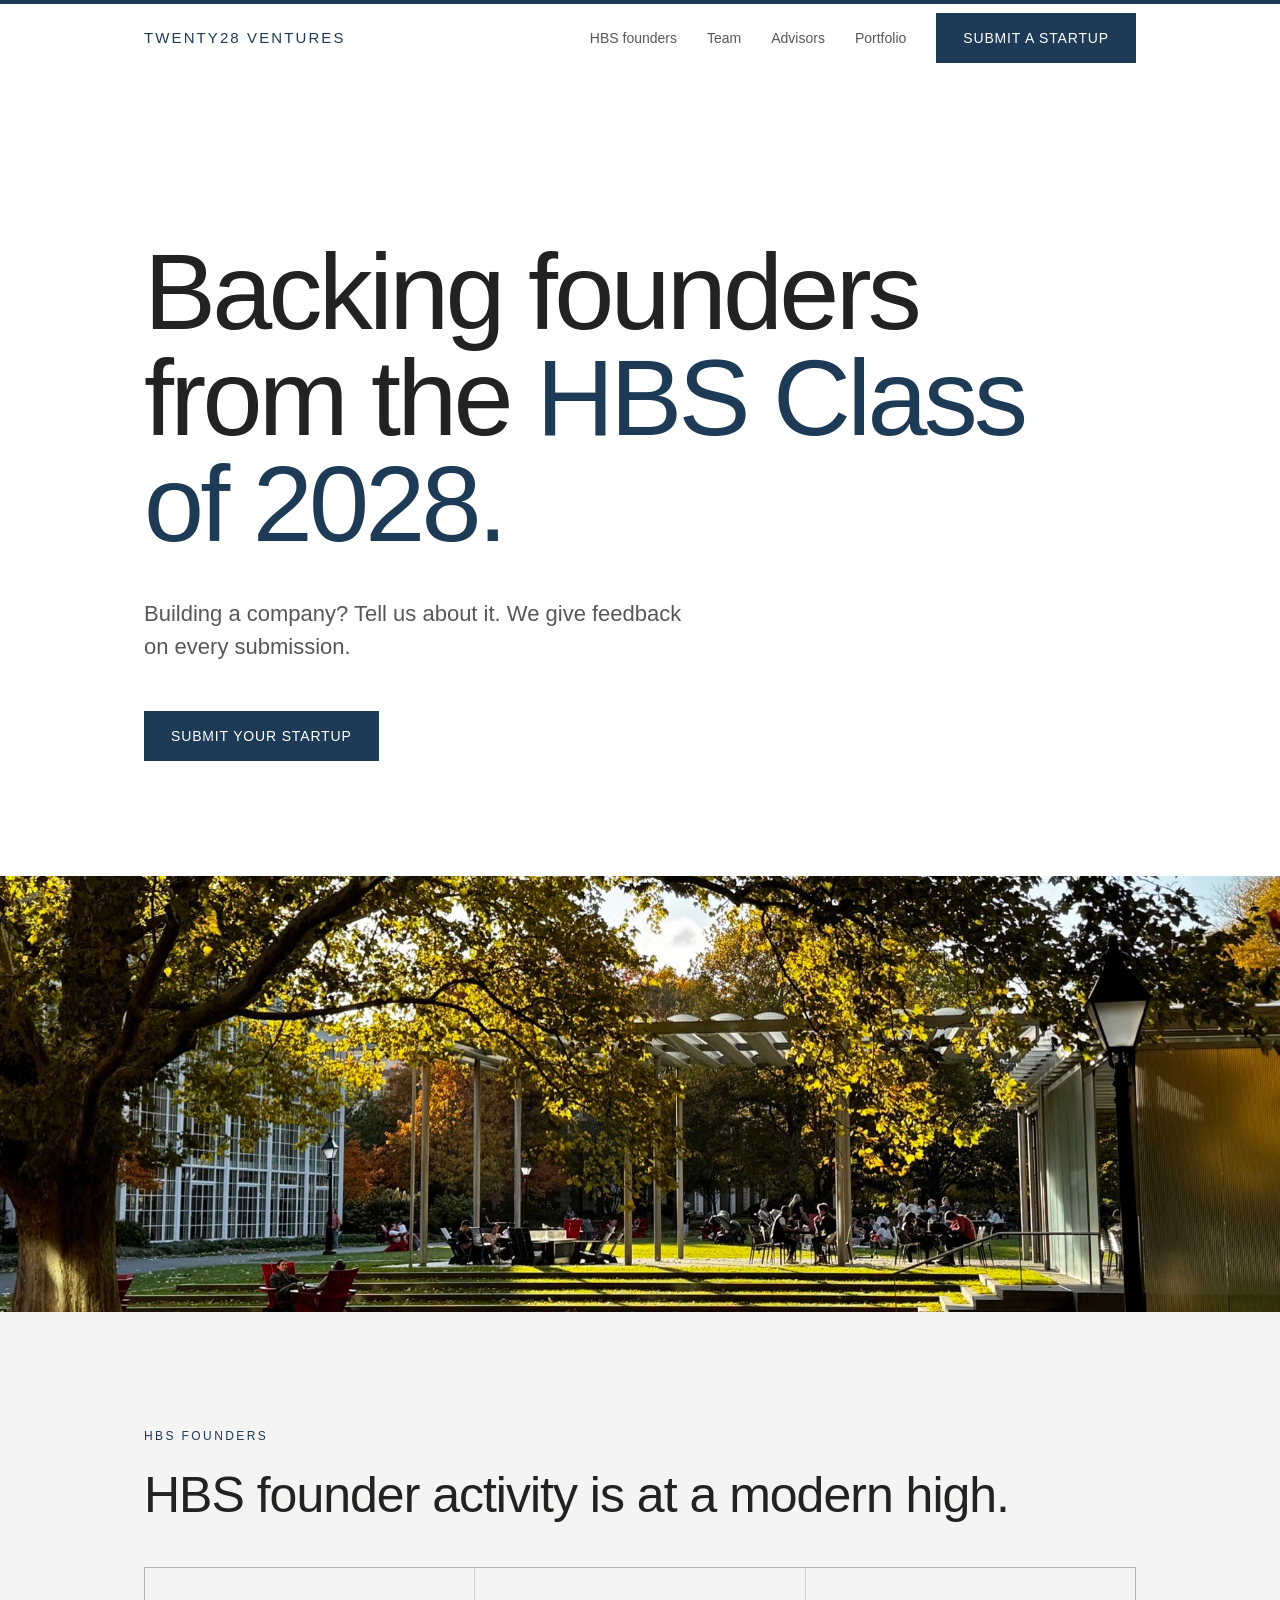
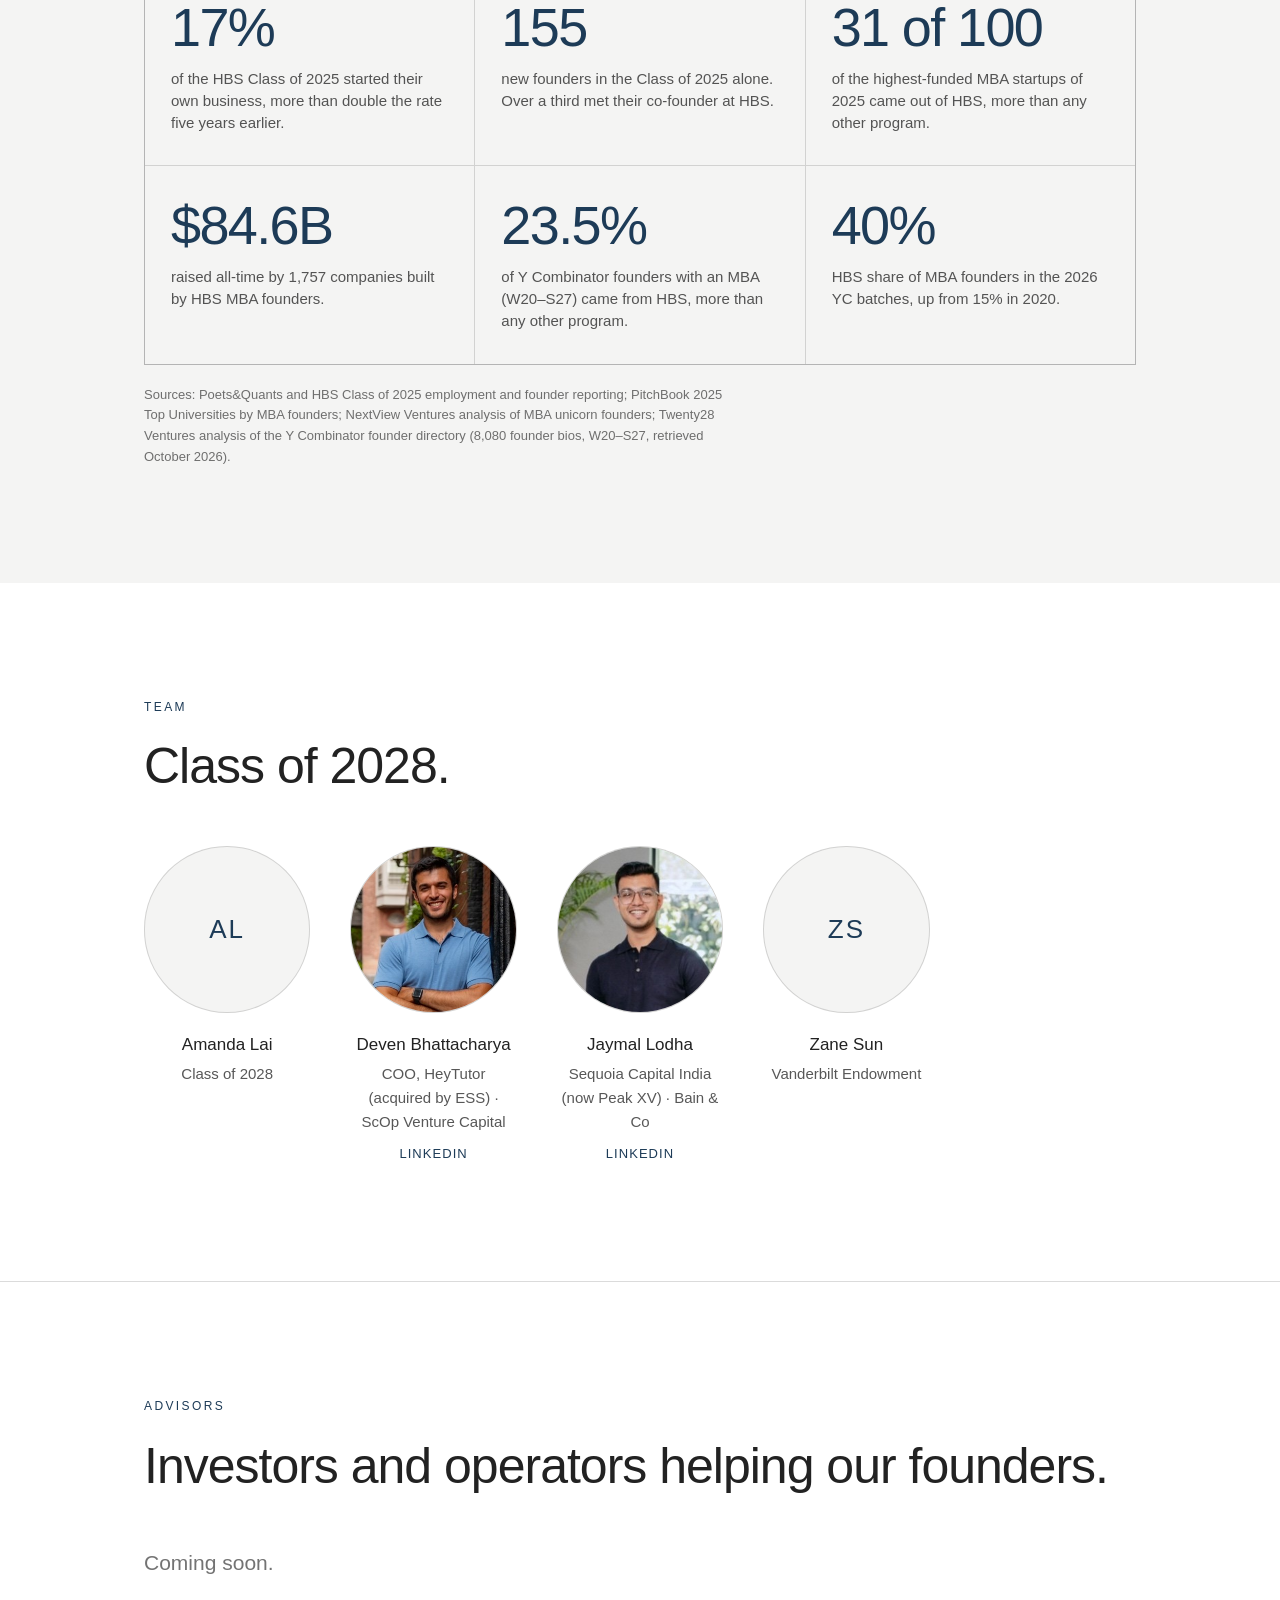
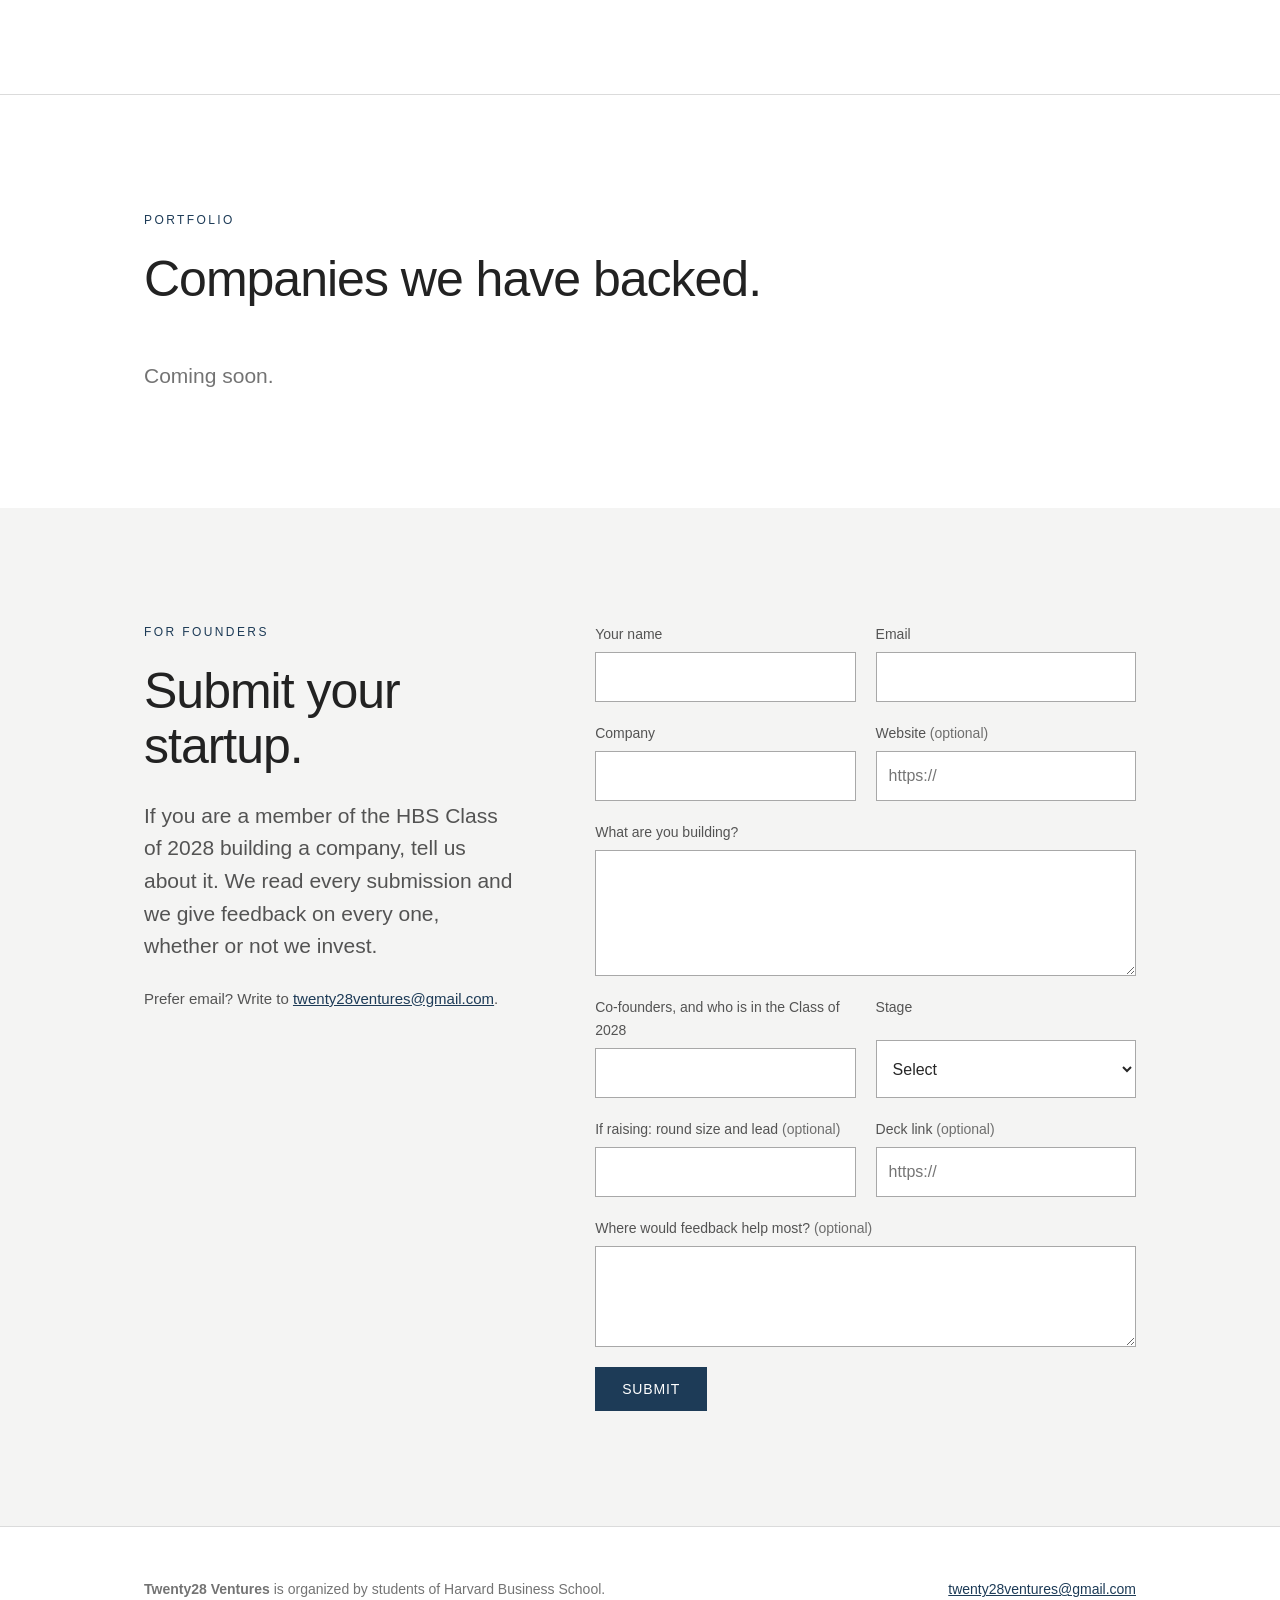
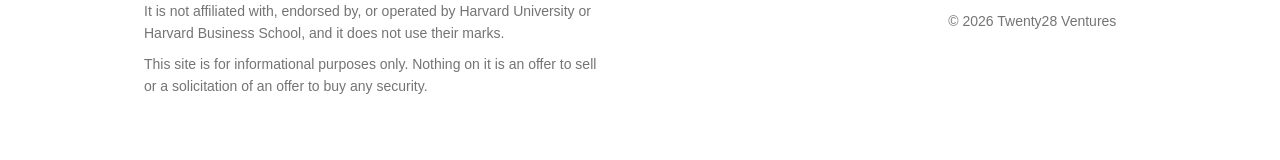
<file: index.html>
<!doctype html>
<html lang="en">
<head>
<meta charset="utf-8">
<meta name="viewport" content="width=device-width, initial-scale=1">
<title>Twenty28 Ventures — backing founders from the HBS Class of 2028</title>
<meta name="description" content="Twenty28 Ventures backs founders from the Harvard Business School Class of 2028. Founders: submit your startup and we will give feedback on every submission.">
<link rel="canonical" href="https://twenty28-ventures.onrender.com/">

<!-- Open Graph. Scrapers use og:image and ignore everything else on the page,
     so this tag alone decides the link preview. It must be an absolute URL.
     When the custom domain goes live, swap the onrender.com host in these tags. -->
<meta property="og:site_name" content="Twenty28 Ventures">
<meta property="og:title" content="Twenty28 Ventures">
<meta property="og:description" content="Backing founders from the HBS Class of 2028.">
<meta property="og:type" content="website">
<meta property="og:url" content="https://twenty28-ventures.onrender.com/">
<meta property="og:image" content="https://twenty28-ventures.onrender.com/assets/og-campus.jpg">
<meta property="og:image:type" content="image/jpeg">
<meta property="og:image:width" content="1200">
<meta property="og:image:height" content="630">
<meta property="og:image:alt" content="The Harvard Business School campus on an autumn afternoon, students seated on the lawn under a plane tree.">

<meta name="twitter:card" content="summary_large_image">
<meta name="twitter:title" content="Twenty28 Ventures">
<meta name="twitter:description" content="Backing founders from the HBS Class of 2028.">
<meta name="twitter:image" content="https://twenty28-ventures.onrender.com/assets/og-campus.jpg">
<meta name="theme-color" content="#1d3b57">
<script>document.documentElement.classList.add("js");</script>
<link rel="stylesheet" href="styles.css">
</head>
<body>

<a class="skip" href="#main">Skip to content</a>

<div class="brandbar" aria-hidden="true"></div>

<header class="masthead" id="masthead">
  <div class="wrap masthead__inner">
    <a class="wordmark" href="#top">Twenty28 Ventures</a>
    <nav class="nav" aria-label="Primary">
      <a class="nav__link" href="#data">HBS founders</a>
      <a class="nav__link" href="#team">Team</a>
      <a class="nav__link" href="#advisors">Advisors</a>
      <a class="nav__link" href="#portfolio">Portfolio</a>
      <a class="btn" href="#submit">Submit a startup</a>
    </nav>
  </div>
</header>

<main id="main">

  <!-- ============ hero ============ -->
  <section class="hero" id="top">
    <div class="wrap">
      <h1 class="reveal">Backing founders from the <em>HBS Class of 2028.</em></h1>
      <p class="reveal">Building a company? Tell us about it. We give feedback on every submission.</p>
      <div class="hero__actions reveal">
        <a class="btn" href="#submit">Submit your startup</a>
      </div>
    </div>
  </section>

  <!-- ============ campus ============ -->
  <figure class="campus">
    <img src="assets/campus.jpg" width="1800" height="691"
         alt="The Harvard Business School campus on an autumn afternoon, students seated on the lawn under a plane tree.">
  </figure>

  <!-- ============ data ============ -->
  <section class="tinted" id="data">
    <div class="wrap">
      <p class="eyebrow reveal">HBS founders</p>
      <h2 class="reveal">HBS founder activity is at a modern high.</h2>

      <div class="stats__grid reveal">
        <div class="stat">
          <p class="stat__figure">17%</p>
          <p class="stat__label">of the HBS Class of 2025 started their own business, more than double the rate
            five years earlier.</p>
        </div>
        <div class="stat">
          <p class="stat__figure">155</p>
          <p class="stat__label">new founders in the Class of 2025 alone. Over a third met their co-founder at
            HBS.</p>
        </div>
        <div class="stat">
          <p class="stat__figure">31 of 100</p>
          <p class="stat__label">of the highest-funded MBA startups of 2025 came out of HBS, more than any other
            program.</p>
        </div>
        <div class="stat">
          <p class="stat__figure">$84.6B</p>
          <p class="stat__label">raised all-time by 1,757 companies built by HBS MBA founders.</p>
        </div>
        <div class="stat">
          <p class="stat__figure">23.5%</p>
          <p class="stat__label">of Y Combinator founders with an MBA (W20&ndash;S27) came from HBS, more than any
            other program.</p>
        </div>
        <div class="stat">
          <p class="stat__figure">40%</p>
          <p class="stat__label">HBS share of MBA founders in the 2026 YC batches, up from 15% in 2020.</p>
        </div>
      </div>
      <p class="source reveal">Sources: Poets&amp;Quants and HBS Class of 2025 employment and founder reporting;
        PitchBook 2025 Top Universities by MBA founders; NextView Ventures analysis of MBA unicorn founders;
        Twenty28 Ventures analysis of the Y Combinator founder directory (8,080 founder bios, W20&ndash;S27,
        retrieved October 2026).</p>
    </div>
  </section>

  <!-- ============ team ============ -->
  <section id="team">
    <div class="wrap">
      <p class="eyebrow reveal">Team</p>
      <h2 class="reveal">Class of 2028.</h2>
      <div class="people reveal" data-people="team"></div>
    </div>
  </section>

  <hr class="rule">

  <!-- ============ advisors ============ -->
  <section id="advisors">
    <div class="wrap">
      <p class="eyebrow reveal">Advisors</p>
      <h2 class="reveal">Investors and operators helping our founders.</h2>
      <div class="people reveal" data-people="advisors" data-empty="Coming soon."></div>
    </div>
  </section>

  <hr class="rule">

  <!-- ============ portfolio ============ -->
  <section id="portfolio">
    <div class="wrap">
      <p class="eyebrow reveal">Portfolio</p>
      <h2 class="reveal">Companies we have backed.</h2>
      <div class="people reveal" data-people="portfolio" data-empty="Coming soon."></div>
    </div>
  </section>

  <!-- ============ submit ============ -->
  <!-- Submissions are emailed to the team inbox via FormSubmit (formsubmit.co).
       The very first submission sends an activation email to that inbox; click
       the link in it once and every later submission is delivered. -->
  <section class="tinted" id="submit">
    <div class="wrap submit">
      <div class="submit__intro">
        <p class="eyebrow reveal">For founders</p>
        <h2 class="reveal">Submit your startup.</h2>
        <p class="lede reveal">If you are a member of the HBS Class of 2028 building a company, tell us about it.
          We read every submission and we give feedback on every one, whether or not we invest.</p>
        <p class="submit__alt reveal">Prefer email? Write to
          <a href="mailto:twenty28ventures@gmail.com">twenty28ventures@gmail.com</a>.</p>
      </div>

      <form class="form reveal" action="https://formsubmit.co/twenty28ventures@gmail.com" method="POST">
        <input type="hidden" name="_subject" value="New startup submission — Twenty28 Ventures">
        <input type="hidden" name="_template" value="table">
        <input type="hidden" name="_next" value="https://twenty28-ventures.onrender.com/?submitted=1#submit">
        <input type="text" name="_honey" class="form__honey" tabindex="-1" autocomplete="off" aria-hidden="true">

        <div class="form__row">
          <label class="field">
            <span>Your name</span>
            <input type="text" name="name" autocomplete="name" required>
          </label>
          <label class="field">
            <span>Email</span>
            <input type="email" name="email" autocomplete="email" required>
          </label>
        </div>

        <div class="form__row">
          <label class="field">
            <span>Company</span>
            <input type="text" name="company" autocomplete="organization" required>
          </label>
          <label class="field">
            <span>Website <em>(optional)</em></span>
            <input type="url" name="website" placeholder="https://">
          </label>
        </div>

        <label class="field">
          <span>What are you building?</span>
          <textarea name="description" rows="4" required></textarea>
        </label>

        <div class="form__row">
          <label class="field">
            <span>Co-founders, and who is in the Class of 2028</span>
            <input type="text" name="founders" required>
          </label>
          <label class="field">
            <span>Stage</span>
            <select name="stage" required>
              <option value="" selected disabled>Select</option>
              <option>Idea</option>
              <option>Building / pre-revenue</option>
              <option>Revenue</option>
              <option>Raising now</option>
            </select>
          </label>
        </div>

        <div class="form__row">
          <label class="field">
            <span>If raising: round size and lead <em>(optional)</em></span>
            <input type="text" name="round">
          </label>
          <label class="field">
            <span>Deck link <em>(optional)</em></span>
            <input type="url" name="deck" placeholder="https://">
          </label>
        </div>

        <label class="field">
          <span>Where would feedback help most? <em>(optional)</em></span>
          <textarea name="feedback_focus" rows="3"></textarea>
        </label>

        <button class="btn form__submit" type="submit">Submit</button>
        <p class="form__thanks" id="thanks" hidden>Thank you. We have your submission and will be in touch with
          feedback.</p>
      </form>
    </div>
  </section>

</main>

<footer class="footer">
  <div class="wrap footer__inner">
    <div>
      <p><strong>Twenty28 Ventures</strong> is organized by students of Harvard Business School. It is not
        affiliated with, endorsed by, or operated by Harvard University or Harvard Business School, and it does
        not use their marks.</p>
      <p>This site is for informational purposes only. Nothing on it is an offer to sell or a solicitation of an
        offer to buy any security.</p>
    </div>
    <div>
      <p><a href="mailto:twenty28ventures@gmail.com">twenty28ventures@gmail.com</a></p>
      <p>&copy; <span id="year">2026</span> Twenty28 Ventures</p>
    </div>
  </div>
</footer>

<script src="people.js"></script>
<script src="main.js"></script>
</body>
</html>
</file>
<file: styles.css>
/* ---------- tokens ----------
   A brand-neutral palette: deep slate blue accent, neutral warm-grey ground,
   near-black ink, text at 85/66/55% black, rules at 34/14% black.
   Nothing here is taken from, or meant to evoke, any school's colors.
   Swapping the three --accent values re-skins the whole site. */
:root {
  --bg: #ffffff;
  --bg-alt: #f4f4f3;
  --ink: #222222;
  --ink-strong: rgba(0, 0, 0, 0.85);
  --ink-soft: rgba(0, 0, 0, 0.66);
  --ink-faint: rgba(0, 0, 0, 0.55);
  --rule: rgba(0, 0, 0, 0.14);
  --rule-strong: rgba(0, 0, 0, 0.34);

  --accent: #1d3b57;
  --accent-bright: #2e6ea4;
  --accent-deep: #132a3e;

  --on-accent: #ffffff;
  --on-accent-soft: rgba(255, 255, 255, 0.78);
  --on-accent-faint: rgba(255, 255, 255, 0.75);
  --on-accent-rule: rgba(255, 255, 255, 0.26);

  --sans: "Helvetica Neue", Helvetica, Arial, sans-serif;

  --gutter: clamp(20px, 5vw, 72px);
  --stack: clamp(64px, 9vw, 132px);
  --measure: 34rem;
}

*, *::before, *::after { box-sizing: border-box; }

html { scroll-behavior: smooth; }
@media (prefers-reduced-motion: reduce) {
  html { scroll-behavior: auto; }
  * { animation: none !important; transition: none !important; }
}

body {
  margin: 0;
  background: var(--bg);
  color: var(--ink-strong);
  font-family: var(--sans);
  font-size: 17px;
  line-height: 1.6;
  -webkit-font-smoothing: antialiased;
  text-rendering: optimizeLegibility;
}

img { max-width: 100%; display: block; }
a { color: inherit; }

.skip {
  position: absolute;
  left: -9999px;
  top: 0;
  background: var(--accent);
  color: #fff;
  padding: 12px 18px;
  z-index: 100;
}
.skip:focus { left: 8px; top: 8px; }

:focus-visible {
  outline: 2px solid var(--accent);
  outline-offset: 3px;
}

.wrap {
  width: 100%;
  max-width: 1120px;
  margin-inline: auto;
  padding-inline: var(--gutter);
}

/* ---------- masthead ---------- */
.brandbar { height: 4px; background: var(--accent); }

.masthead {
  position: sticky;
  top: 0;
  z-index: 50;
  background: rgba(255, 255, 255, 0.9);
  backdrop-filter: saturate(180%) blur(12px);
  border-bottom: 1px solid transparent;
  transition: border-color 200ms ease;
}
.masthead[data-scrolled="true"] { border-bottom-color: var(--rule); }

.masthead__inner {
  display: flex;
  align-items: center;
  justify-content: space-between;
  gap: 24px;
  min-height: 68px;
}

.wordmark {
  font-size: 15px;
  letter-spacing: 0.14em;
  text-transform: uppercase;
  text-decoration: none;
  font-weight: 500;
  white-space: nowrap;
  color: var(--accent);
}

.nav {
  display: flex;
  align-items: center;
  gap: clamp(14px, 2.4vw, 30px);
}
.nav a {
  font-size: 14px;
  text-decoration: none;
  color: var(--ink-soft);
  transition: color 160ms ease;
}
.nav a:hover { color: var(--accent); }

@media (max-width: 820px) {
  .nav .nav__link { display: none; }
}

/* ---------- buttons ---------- */
.btn {
  display: inline-block;
  font-size: 14px;
  letter-spacing: 0.06em;
  text-transform: uppercase;
  text-decoration: none;
  padding: 13px 26px;
  border: 1px solid var(--accent);
  background: var(--accent);
  color: var(--on-accent);
  transition: background 160ms ease, border-color 160ms ease, color 160ms ease;
}
.btn:hover { background: var(--accent-deep); border-color: var(--accent-deep); }
/* .nav a sets a grey link color that outranks .btn, so restate it here. */
.nav .btn { color: var(--on-accent); white-space: nowrap; }
@media (max-width: 480px) {
  .masthead__inner { gap: 12px; }
  .wordmark { font-size: 13px; letter-spacing: 0.1em; }
  .nav .btn { padding: 9px 12px; font-size: 11px; letter-spacing: 0.04em; }
}
.nav .btn:hover { color: var(--on-accent); }

.btn--ghost {
  background: transparent;
  color: var(--accent);
}
.btn--ghost:hover { background: var(--accent); border-color: var(--accent); color: var(--on-accent); }

/* ---------- section furniture ---------- */
section { padding-block: var(--stack); }

.eyebrow {
  font-size: 12px;
  letter-spacing: 0.2em;
  text-transform: uppercase;
  color: var(--accent);
  margin: 0 0 22px;
}

h1, h2, h3 { font-weight: 400; margin: 0; color: var(--ink); }

h2 {
  font-size: clamp(30px, 4.4vw, 50px);
  line-height: 1.1;
  letter-spacing: -0.02em;
  margin-bottom: 26px;
}

h3 { font-size: 20px; letter-spacing: -0.01em; }

.lede {
  font-size: clamp(18px, 2vw, 21px);
  line-height: 1.55;
  color: var(--ink-soft);
  max-width: var(--measure);
}

.rule { border: 0; border-top: 1px solid var(--rule); margin: 0; }

/* ---------- hero ---------- */
.hero { padding-block: clamp(72px, 13vw, 168px) clamp(56px, 9vw, 116px); }
.hero h1 {
  font-size: clamp(46px, 9.5vw, 108px);
  line-height: 0.98;
  letter-spacing: -0.035em;
  max-width: 15ch;
}
.hero h1 em { font-style: normal; color: var(--accent); }
.hero p {
  margin: clamp(26px, 4vw, 40px) 0 0;
  font-size: clamp(18px, 2.1vw, 22px);
  line-height: 1.5;
  color: var(--ink-soft);
  max-width: 46ch;
}
.hero__actions {
  margin-top: clamp(32px, 4.5vw, 48px);
  display: flex;
  flex-wrap: wrap;
  gap: 14px;
}

/* ---------- campus band ---------- */
.campus {
  margin: 0;
  width: 100%;
  height: clamp(240px, 34vw, 460px);
  overflow: hidden;
  background: var(--bg-alt);
}
.campus img {
  width: 100%;
  height: 100%;
  object-fit: cover;
  /* The file is already cropped to roughly this shape, so this only nudges
     the framing on very wide or very narrow viewports. */
  object-position: 50% 58%;
}

/* ---------- stats ---------- */
.tinted { background: var(--bg-alt); }
.stats__grid {
  display: grid;
  grid-template-columns: repeat(3, minmax(0, 1fr));
  gap: 1px;
  background: var(--rule);
  border: 1px solid var(--rule);
  margin-top: 44px;
}
.stat { background: var(--bg-alt); padding: 32px 26px; }
@media (max-width: 860px) { .stats__grid { grid-template-columns: repeat(2, minmax(0, 1fr)); } }
@media (max-width: 520px) { .stats__grid { grid-template-columns: 1fr; } }
.stat__figure {
  font-size: clamp(38px, 5vw, 54px);
  line-height: 1;
  letter-spacing: -0.03em;
  color: var(--accent);
  margin: 0;
}
.stat__label {
  margin: 14px 0 0;
  font-size: 15px;
  color: var(--ink-soft);
  line-height: 1.45;
}
.source { margin: 20px 0 0; font-size: 13px; color: var(--ink-faint); max-width: 80ch; }

/* ---------- criteria ---------- */
.criteria {
  display: grid;
  grid-template-columns: repeat(auto-fit, minmax(260px, 1fr));
  gap: clamp(28px, 4vw, 52px);
  margin-top: 52px;
}
.criterion { border-top: 2px solid var(--accent); padding-top: 22px; }
.criterion__num {
  font-size: 13px;
  letter-spacing: 0.16em;
  color: var(--accent);
  margin: 0 0 14px;
}
.criterion h3 { margin-bottom: 12px; }
.criterion p { margin: 0; color: var(--ink-soft); font-size: 16px; }
.criterion ul { margin: 14px 0 0; padding-left: 18px; color: var(--ink-soft); font-size: 15px; }
.criterion li { margin-bottom: 7px; }
.criterion li::marker { color: var(--accent); }

/* ---------- founder submission ---------- */
.submit {
  display: grid;
  grid-template-columns: minmax(0, 0.9fr) minmax(0, 1.3fr);
  gap: clamp(32px, 6vw, 80px);
  align-items: start;
}
@media (max-width: 860px) { .submit { grid-template-columns: 1fr; } }
.submit__alt { margin: 24px 0 0; font-size: 15px; color: var(--ink-soft); }
.submit__alt a { color: var(--accent); }

.form { display: grid; gap: 20px; }
.form__row { display: grid; grid-template-columns: 1fr 1fr; gap: 20px; }
@media (max-width: 560px) { .form__row { grid-template-columns: 1fr; } }

.field { display: grid; gap: 7px; font-size: 14px; color: var(--ink-soft); }
.field em { font-style: normal; color: var(--ink-faint); }
.field input,
.field select,
.field textarea {
  font: inherit;
  font-size: 16px;
  color: var(--ink-strong);
  background: var(--bg);
  border: 1px solid var(--rule-strong);
  border-radius: 0;
  padding: 11px 12px;
  width: 100%;
}
.field textarea { resize: vertical; }
.field input:focus,
.field select:focus,
.field textarea:focus { outline: 2px solid var(--accent); outline-offset: 0; border-color: var(--accent); }

.form__submit { justify-self: start; cursor: pointer; font-family: inherit; }
.form__honey { position: absolute; left: -9999px; width: 1px; height: 1px; opacity: 0; }
.form__thanks {
  margin: 0;
  padding: 14px 16px;
  border-left: 2px solid var(--accent);
  background: var(--bg);
  color: var(--ink-strong);
}

/* ---------- people ---------- */
.people {
  display: grid;
  grid-template-columns: repeat(auto-fill, minmax(150px, 1fr));
  gap: clamp(26px, 3.5vw, 40px);
  margin-top: 52px;
}
.person { text-align: center; }

.person__photo {
  aspect-ratio: 1 / 1;
  background: var(--bg-alt);
  border: 1px solid var(--rule);
  border-radius: 50%;
  display: grid;
  place-items: center;
  color: var(--accent);
  font-size: 26px;
  letter-spacing: 0.08em;
  margin: 0 auto 18px;
  overflow: hidden;
  /* Keeps the circle from ballooning when the grid drops to one column. */
  max-width: 230px;
}

/* --focus and --zoom are set per person in people.js. They frame a full-length
   photo on the face without touching the source file. Defaults are a plain
   centred fill. */
.person__photo img {
  width: 100%;
  height: 100%;
  object-fit: cover;
  object-position: var(--focus, 50% 50%);
  transform: scale(var(--zoom, 1));
  transform-origin: var(--focus, 50% 50%);
}

.person__name { font-size: 17px; margin: 0; color: var(--ink); }
.person__role { font-size: 15px; color: var(--ink-soft); margin: 4px 0 0; }
.person__link {
  display: inline-block;
  margin-top: 10px;
  font-size: 13px;
  letter-spacing: 0.08em;
  text-transform: uppercase;
  color: var(--accent);
  text-decoration: none;
  border-bottom: 1px solid transparent;
}
.person__link:hover { border-bottom-color: var(--accent); }

.person--more .person__name,
.person--more .person__role { color: var(--ink-faint); }

.person__photo--more {
  background: transparent;
  border: 1px dashed var(--rule-strong);
  color: var(--rule-strong);
  font-size: 32px;
  line-height: 1;
}

.people__empty { text-align: left; }

.people__empty {
  grid-column: 1 / -1;
  margin: 0;
  font-size: clamp(18px, 2vw, 21px);
  color: var(--ink-faint);
}

/* ---------- footer ---------- */
.footer {
  border-top: 1px solid var(--rule);
  padding-block: 52px;
  font-size: 14px;
  color: var(--ink-faint);
}
.footer__inner {
  display: flex;
  flex-wrap: wrap;
  gap: 20px 40px;
  justify-content: space-between;
  align-items: flex-start;
}
.footer p { margin: 0 0 10px; max-width: 60ch; line-height: 1.55; }
.footer a { color: var(--accent); }

/* ---------- reveal ---------- */
.js .reveal {
  opacity: 0;
  transform: translateY(14px);
  transition: opacity 620ms ease, transform 620ms ease;
}
.js .reveal[data-visible="true"] { opacity: 1; transform: none; }
@media (prefers-reduced-motion: reduce) {
  .js .reveal { opacity: 1; transform: none; }
}
</file>
